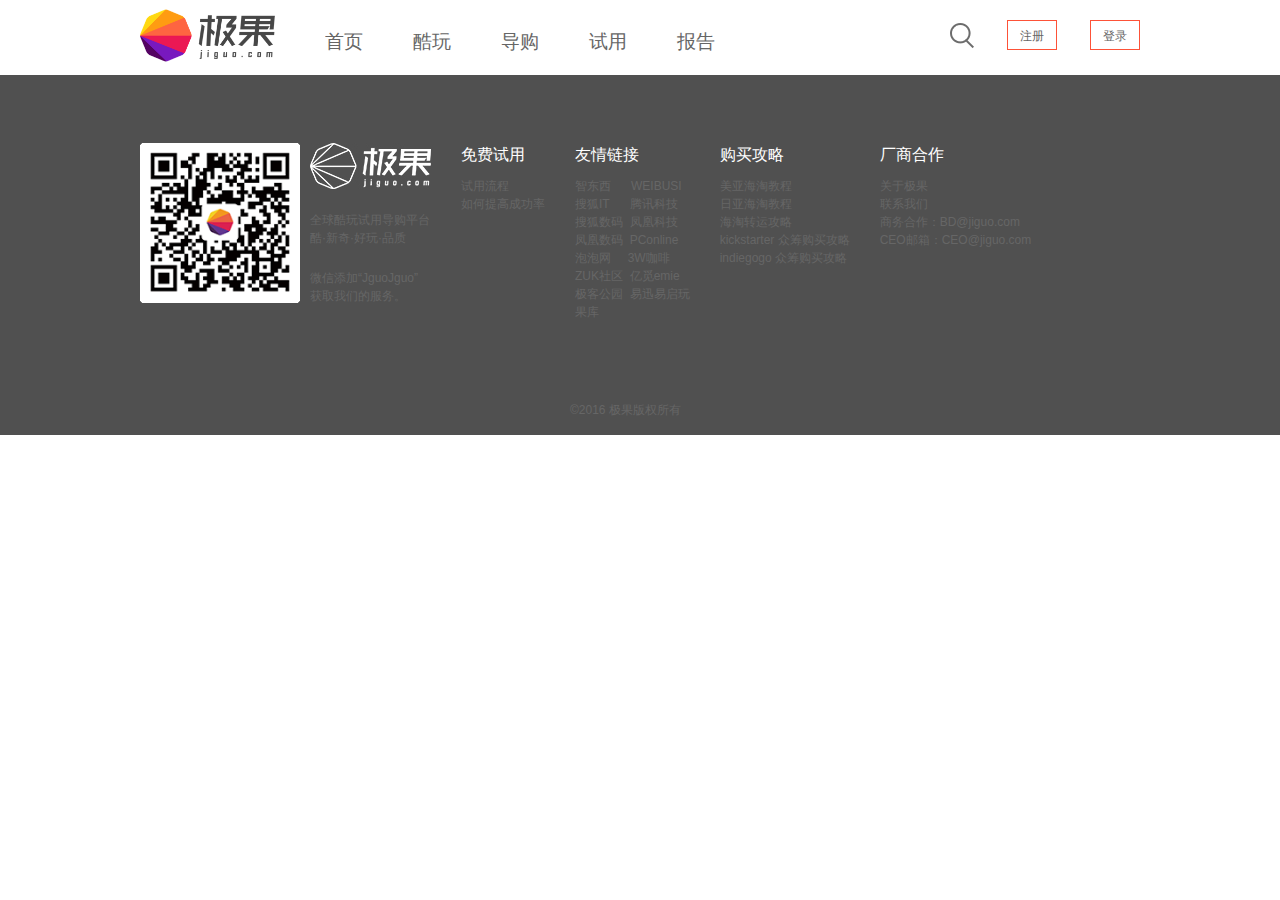
<file: index.html>
<!DOCTYPE html>
<html >
<head>
    <meta charset="UTF-8">
    <meta http-equiv="X-UA-Compatible" content="IE=edge">
    <meta name="viewport" content="width=device-width, initial-scale=1.0">
    <title>Document</title>
    <link rel="stylesheet" href="./js/jQuery.min.js">
    <link rel="stylesheet" href="./css/base.css">
    <link rel="stylesheet" href="./css/common.css">
</head>
<body>
    <!-- 头部 -->
    <iframe src="./header.html" frameborder="0" rameborder="0" width="100%" height="70" marginwidth="0" mariginheight="0" scrolling="no" border="0"></iframe>
    <!-- 尾部 -->
     <iframe src="./footer.html" frameborder="0"  rameborder="0" width="100%" height="360" marginwidth="0" mariginheight="0" scrolling="no" border="0"></iframe>
</body>
</html>
</file>
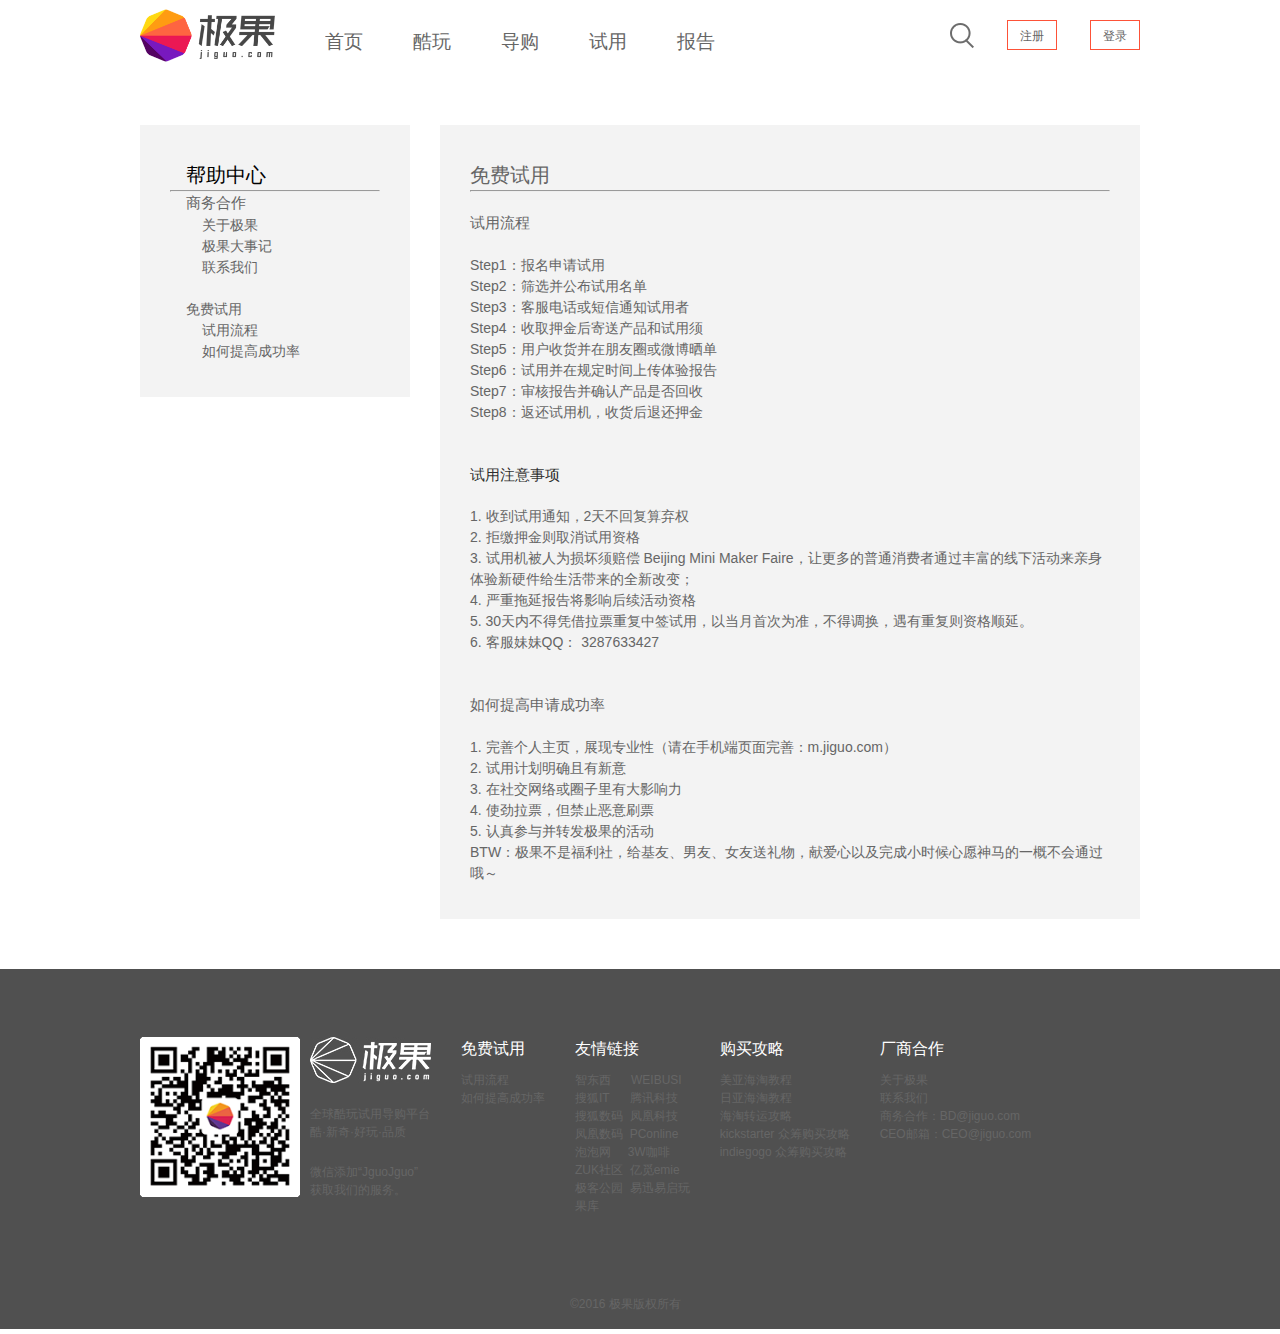
<file: about.html>
<!DOCTYPE html>
<html lang="en">
<head>
    <meta charset="UTF-8">
    <meta http-equiv="X-UA-Compatible" content="IE=edge">
    <meta name="viewport" content="width=device-width, initial-scale=1.0">
    <title>商务合作</title>
    <link rel="stylesheet" href="./css/about.css">
    <link rel="stylesheet" href="./css/base.css">
</head>
<body>
        <!-- 头部 -->
        <iframe src="./header.html" frameborder="0" rameborder="0" width="100%" height="70" marginwidth="0" mariginheight="0" scrolling="no" border="0"></iframe>
    <section>
        <aside>              
            <ul>
                <li>帮助中心</li>
                <li><hr></li>
                <li><a href = "./help.html#aboutone">商务合作</a></li>
                <li>关于极果</li>
                <li>极果大事记</li>
                <li>联系我们</li>
                <li><br></li>
                <li><a href="#aboutone1">免费试用</a></li>
                <li><a href ="#aboutone2">试用流程</a></li>
                <li><a href ="#aboutone3">如何提高成功率</a></li>
            </ul>
        </aside>
        <article>
            <ul>
                <li><a name ="helpone"></a><a name ="aboutone1">免费试用</a></li>
                <li><hr></li>
                <li><a name ="aboutone2">试用流程</a></li>
                <li>Step1：报名申请试用</li>
                <li>Step2：筛选并公布试用名单</li>
                <li>Step3：客服电话或短信通知试用者</li>
                <li>Step4：收取押金后寄送产品和试用须</li>
                <li>Step5：用户收货并在朋友圈或微博晒单</li>
                <li>Step6：试用并在规定时间上传体验报告</li>
                <li>Step7：审核报告并确认产品是否回收</li>
                <li>Step8：返还试用机，收货后退还押金</li>
                <li><br></li>
                <li>试用注意事项</li>
                <li>1. 收到试用通知，2天不回复算弃权</li>
                <li>2. 拒缴押金则取消试用资格</li>
                <li>3. 试用机被人为损坏须赔偿 Beijing Mini Maker Faire，让更多的普通消费者通过丰富的线下活动来亲身体验新硬件给生活带来的全新改变；</li>
                <li>4. 严重拖延报告将影响后续活动资格</li>
                <li>5. 30天内不得凭借拉票重复中签试用，以当月首次为准，不得调换，遇有重复则资格顺延。</li>
                <li>6. 客服妹妹QQ： 3287633427</li>
                <li><br></li>
                <li><a name ="aboutone3">如何提高申请成功率</a></li>
                <li>1. 完善个人主页，展现专业性（请在手机端页面完善：m.jiguo.com）</li>
                <li>2. 试用计划明确且有新意</li>
                <li>3. 在社交网络或圈子里有大影响力</li>
                <li>4. 使劲拉票，但禁止恶意刷票</li>
                <li>5. 认真参与并转发极果的活动</li>
                <li>BTW：极果不是福利社，给基友、男友、女友送礼物，献爱心以及完成小时候心愿神马的一概不会通过哦～</li>
            </ul>
        </article>
    </section>
        <!-- 尾部 -->
        <iframe src="./footer.html" frameborder="0"  rameborder="0" width="100%" height="360" marginwidth="0" mariginheight="0" scrolling="no" border="0"></iframe>
</body>
</html>
</file>
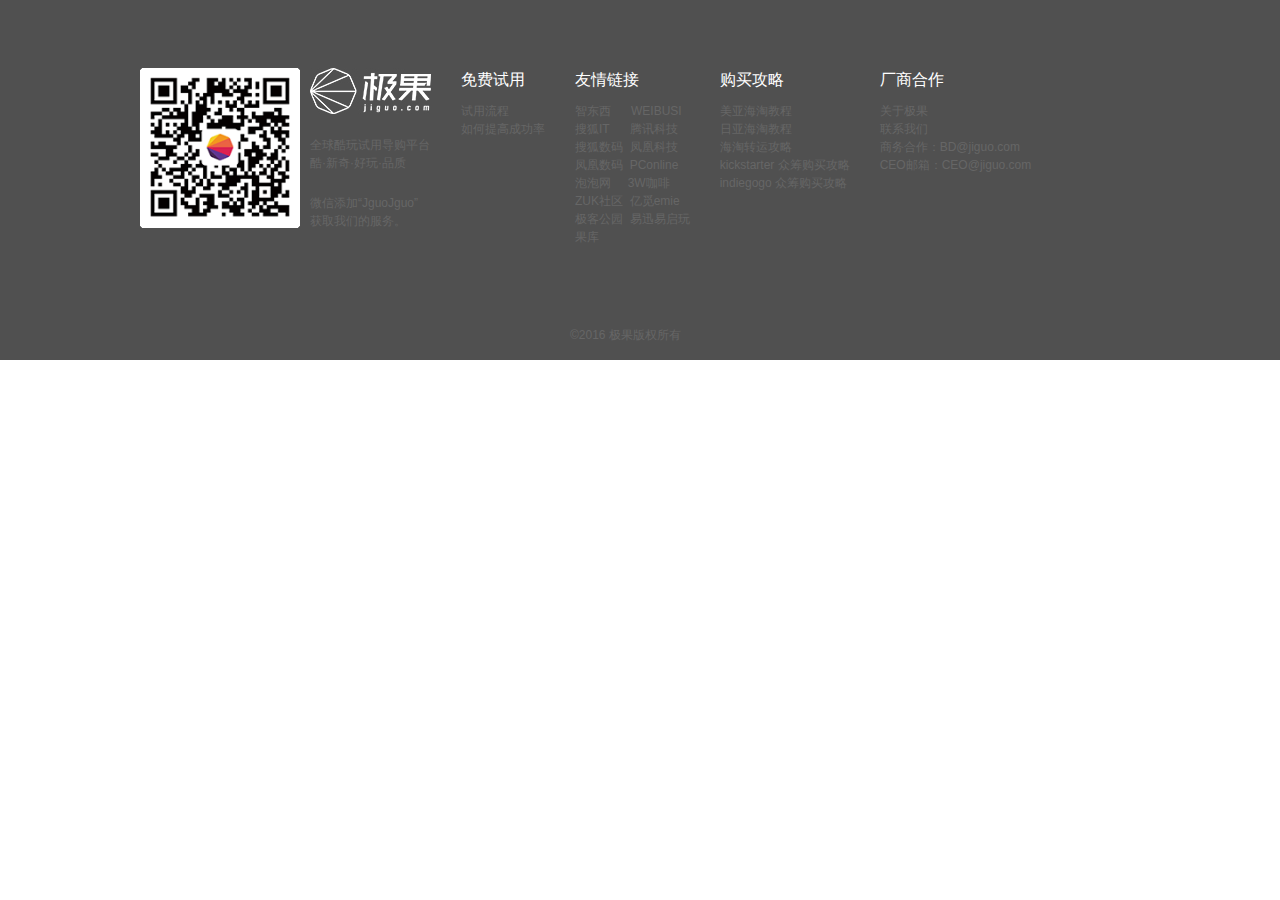
<file: footer.html>
<!DOCTYPE html>
<html >
<head>
    <meta charset="UTF-8">
    <meta http-equiv="X-UA-Compatible" content="IE=edge">
    <meta name="viewport" content="width=device-width, initial-scale=1.0">
    <title>Document</title>
    <link rel="stylesheet" href="./js/jQuery.min.js">
    <link rel="stylesheet" href="./css/base.css">
    <link rel="stylesheet" href="./css/common.css">
</head>
<body>
    <!-- 尾部 -->
    <footer>
        <div class="footer w">
            <div class="i"><img src="./img/code.png" alt=""></div>
            <div class="ji">
                <img src="./img/logoImg.jpg" alt="">
                <p>全球酷玩试用导购平台<br>酷·新奇·好玩·品质</p>
                <p>微信添加“JguoJguo”<br>获取我们的服务。</p>
            </div>
            <div class="mod_help">
                <dl>
                    <dt>免费试用</dt>
                    <dd>试用流程</dd>
                    <dd>如何提高成功率</dd>
                </dl>
                <dl>
                    <dt>友情链接</dt>
                    <dd>智东西&nbsp; &nbsp;&nbsp;&nbsp;&nbsp;WEIBUSI</dd>
                    <dd>搜狐IT&nbsp; &nbsp;&nbsp;&nbsp;&nbsp;腾讯科技</dd>
                    <dd>搜狐数码&nbsp; 凤凰科技</dd>
                    <dd>凤凰数码&nbsp; PConline</dd>
                    <dd>泡泡网&nbsp;&nbsp;&nbsp;&nbsp; 3W咖啡</dd>
                    <dd>ZUK社区&nbsp; 亿觅emie</dd>
                    <dd>极客公园&nbsp; 易迅易启玩</dd>
                    <dd>果库</dd>
                </dl>
                <dl>
                    <dt>购买攻略</dt>
                    <dd>美亚海淘教程</dd>
                    <dd>日亚海淘教程</dd>
                    <dd>海淘转运攻略</dd>
                    <dd>kickstarter 众筹购买攻略</dd>
                    <dd>indiegogo 众筹购买攻略</dd>
                </dl>
                <dl>
                    <dt>厂商合作</dt>
                    <dd>关于极果</dd>
                    <dd>联系我们</dd>
                    <dd>商务合作：BD@jiguo.com</dd>
                    <dd>CEO邮箱：CEO@jiguo.com</dd>
                </dl>
            </div>
        <div class="end">©2016 极果版权所有</div>      
        </div>
    </footer> 
</body>
</html>
</file>
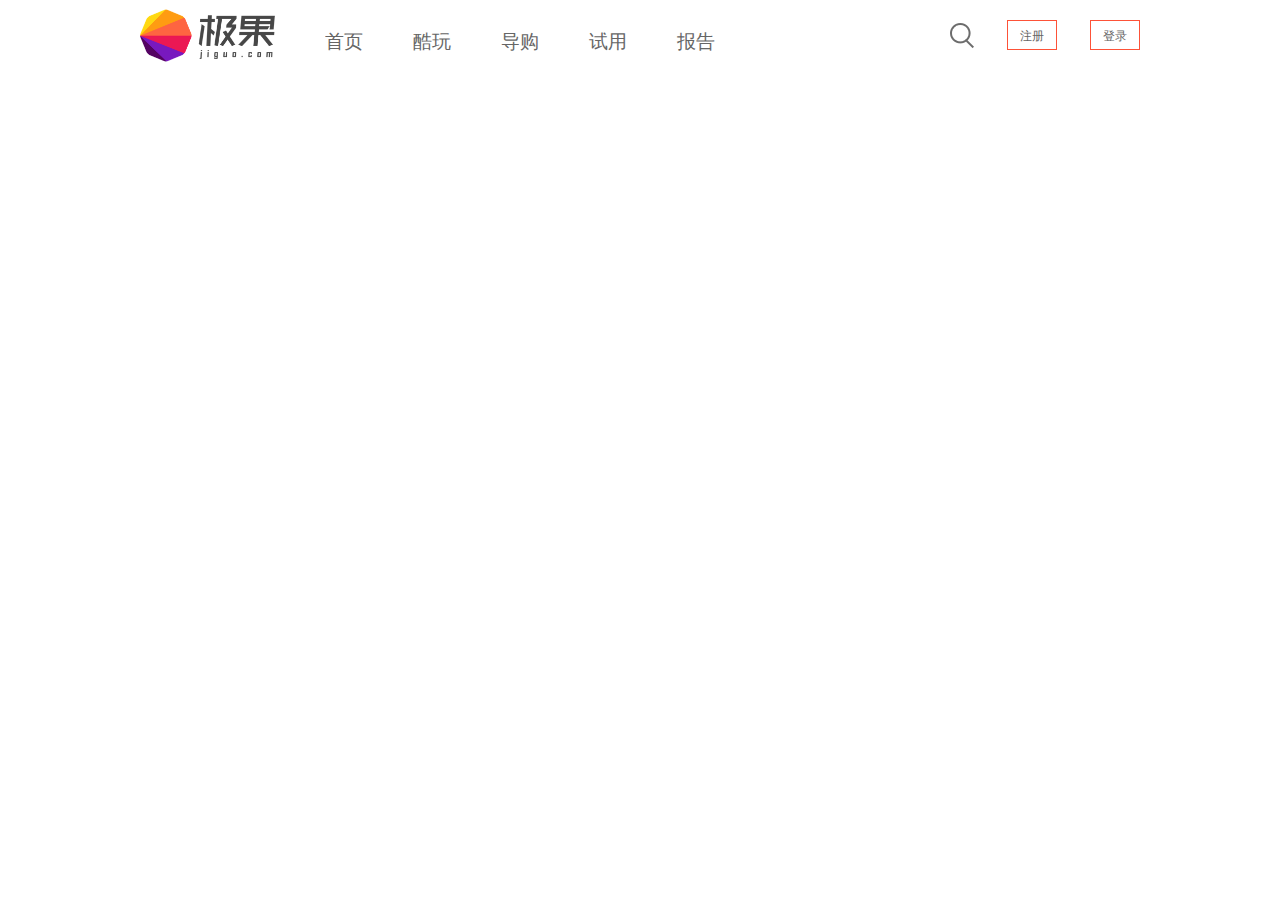
<file: header.html>
<!DOCTYPE html>
<html >
<head>
    <meta charset="UTF-8">
    <meta http-equiv="X-UA-Compatible" content="IE=edge">
    <meta name="viewport" content="width=device-width, initial-scale=1.0">
    <title>Document</title>
    <link rel="stylesheet" href="./js/jQuery.min.js">
    <link rel="stylesheet" href="./css/base.css">
    <link rel="stylesheet" href="./css/common.css">
</head>
<body>
    <!-- 头部 -->
    <header>
        <div class="w header">
            <div class="pc"><img src="./img/logonew.png" alt=""></div>
            <ul class="hl">
                
                <li>
                    <a href="#">首页</a>
                </li>
                <li>
                    <a href="#">酷玩</a>
                </li>
                <li>
                    <a href="#">导购</a>
                </li>
                <li>
                    <a href="#">试用</a>
                </li>
                <li>
                    <a href="#">报告</a>
                </li>
            </ul>
            <ul class="hr">
                <li><a href="#">登录</a></li>
                <li><a href="#">注册</a></li>
                <li><a href="#"><img src="./css/img/search.png" alt=""></a></li>
            </ul>
        </div>
    </header>
</body>
</html>
</file>
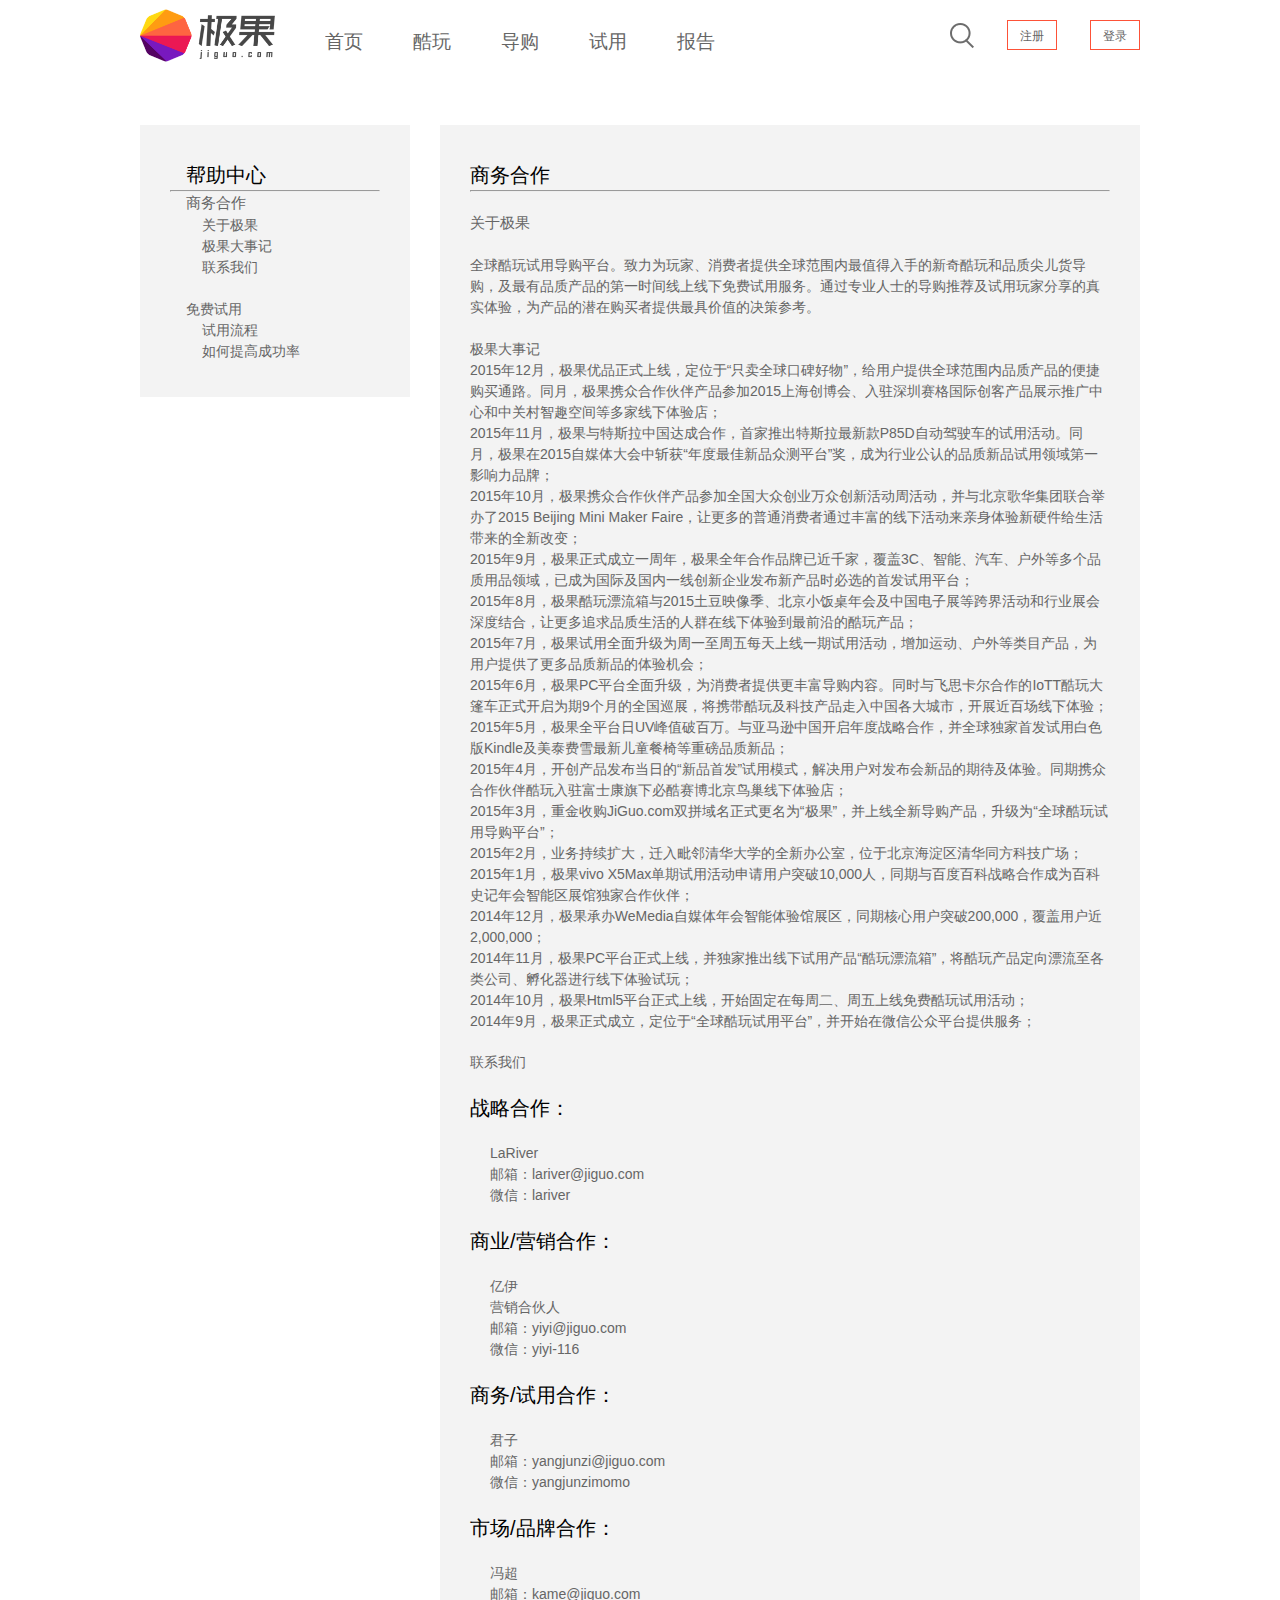
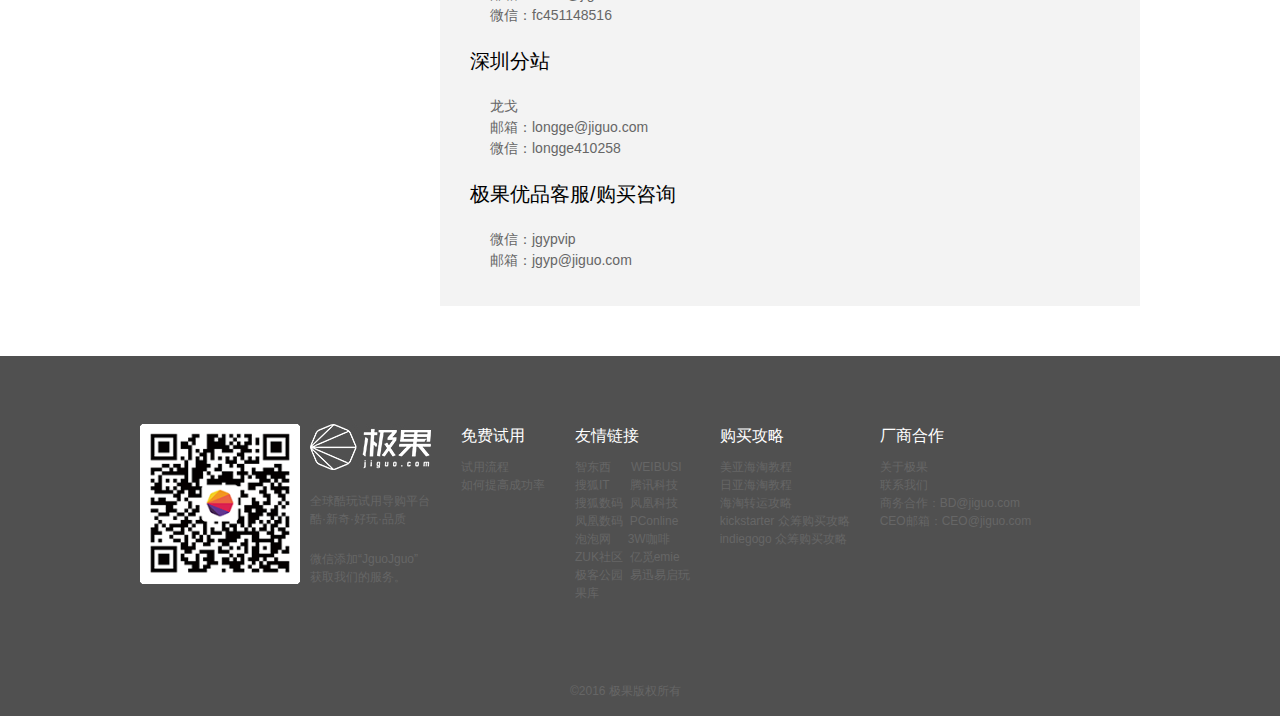
<file: help.html>
<!DOCTYPE html>
<html lang="en">
<head>
    <meta charset="UTF-8">
    <meta http-equiv="X-UA-Compatible" content="IE=edge">
    <meta name="viewport" content="width=device-width, initial-scale=1.0">
    <title>免费试用</title>
    <link rel="stylesheet" href="./css/help.css">
    <link rel="stylesheet" href="./css/base.css">
</head>
<body>
        <!-- 头部 -->
        <iframe src="./header.html" frameborder="0" rameborder="0" width="100%" height="70" marginwidth="0" mariginheight="0" scrolling="no" border="0"></iframe>
    <section>
        <aside>              
            <ul>
                <li>帮助中心</li>
                <li><hr></li>
                <li>商务合作</li>
                <li><a href ="#helpone1">关于极果</a></li>
                <li><a href ="#helpone2">极果大事记</a></li>
                <li><a href ="#helpone3">联系我们</a></li>
                <li><br></li>
                <li><a href ="./about.html">免费试用</a></li>
                <li>试用流程</li>
                <li>如何提高成功率</li>
            </ul>
        </aside>
        <article>
            <ul>
                <li><a name = "helpone1"></a>商务合作</li>
                <li><hr></li>
                <li><a name = "helpone1">关于极果</a></li>
                <li>全球酷玩试用导购平台。致力为玩家、消费者提供全球范围内最值得入手的新奇酷玩和品质尖儿货导购，及最有品质产品的第一时间线上线下免费试用服务。通过专业人士的导购推荐及试用玩家分享的真实体验，为产品的潜在购买者提供最具价值的决策参考。</li>
                <li><br></li>
                <li><a name = "helpone2">极果大事记</a></li>
                <li>2015年12月，极果优品正式上线，定位于“只卖全球口碑好物”，给用户提供全球范围内品质产品的便捷购买通路。同月，极果携众合作伙伴产品参加2015上海创博会、入驻深圳赛格国际创客产品展示推广中心和中关村智趣空间等多家线下体验店；
                </li>
                <li>2015年11月，极果与特斯拉中国达成合作，首家推出特斯拉最新款P85D自动驾驶车的试用活动。同月，极果在2015自媒体大会中斩获“年度最佳新品众测平台”奖，成为行业公认的品质新品试用领域第一影响力品牌；
                </li>
                <li>2015年10月，极果携众合作伙伴产品参加全国大众创业万众创新活动周活动，并与北京歌华集团联合举办了2015 Beijing Mini Maker Faire，让更多的普通消费者通过丰富的线下活动来亲身体验新硬件给生活带来的全新改变；
                </li>
                <li>2015年9月，极果正式成立一周年，极果全年合作品牌已近千家，覆盖3C、智能、汽车、户外等多个品质用品领域，已成为国际及国内一线创新企业发布新产品时必选的首发试用平台；
                </li>
                <li>2015年8月，极果酷玩漂流箱与2015土豆映像季、北京小饭桌年会及中国电子展等跨界活动和行业展会深度结合，让更多追求品质生活的人群在线下体验到最前沿的酷玩产品；
                </li>
                <li>2015年7月，极果试用全面升级为周一至周五每天上线一期试用活动，增加运动、户外等类目产品，为用户提供了更多品质新品的体验机会；
                </li>
                <li>2015年6月，极果PC平台全面升级，为消费者提供更丰富导购内容。同时与飞思卡尔合作的IoTT酷玩大篷车正式开启为期9个月的全国巡展，将携带酷玩及科技产品走入中国各大城市，开展近百场线下体验；
                </li>
                <li>2015年5月，极果全平台日UV峰值破百万。与亚马逊中国开启年度战略合作，并全球独家首发试用白色版Kindle及美泰费雪最新儿童餐椅等重磅品质新品；
                </li>
                <li>2015年4月，开创产品发布当日的“新品首发”试用模式，解决用户对发布会新品的期待及体验。同期携众合作伙伴酷玩入驻富士康旗下必酷赛博北京鸟巢线下体验店；
                </li>
                <li>2015年3月，重金收购JiGuo.com双拼域名正式更名为“极果”，并上线全新导购产品，升级为“全球酷玩试用导购平台”；
                </li>
                <li>2015年2月，业务持续扩大，迁入毗邻清华大学的全新办公室，位于北京海淀区清华同方科技广场；
                </li>
                <li>2015年1月，极果vivo X5Max单期试用活动申请用户突破10,000人，同期与百度百科战略合作成为百科史记年会智能区展馆独家合作伙伴；
                </li>
                <li>2014年12月，极果承办WeMedia自媒体年会智能体验馆展区，同期核心用户突破200,000，覆盖用户近2,000,000；
                </li>
                <li>2014年11月，极果PC平台正式上线，并独家推出线下试用产品“酷玩漂流箱”，将酷玩产品定向漂流至各类公司、孵化器进行线下体验试玩；
                </li>
                <li>2014年10月，极果Html5平台正式上线，开始固定在每周二、周五上线免费酷玩试用活动；
                </li>
                <li>2014年9月，极果正式成立，定位于“全球酷玩试用平台”，并开始在微信公众平台提供服务；
                </li>
                <li></li>
                <li><a name = "helpone3">联系我们</a></li>
            </ul>
            <ul>
                <li>战略合作：</li>
                <li>LaRiver</li>
                <li>邮箱：lariver@jiguo.com</li>
                <li>微信：lariver</li>
            </ul>
            <ul>
                <li>商业/营销合作：</li>
                <li>亿伊</li>
                <li>营销合伙人</li>
                <li>邮箱：yiyi@jiguo.com</li>
                <li>微信：yiyi-116</li>
            </ul>
            <ul>
                <li>商务/试用合作：</li>
                <li>君子</li>
                <li>邮箱：yangjunzi@jiguo.com</li>
                <li>微信：yangjunzimomo</li>
            </ul>
            <ul>
                <li>市场/品牌合作：</li>
                <li>冯超</li>
                <li>邮箱：kame@jiguo.com</li>
                <li>微信：fc451148516</li>
            </ul>
            <ul>
                <li>深圳分站</li>
                <li>龙戈</li>
                <li>邮箱：longge@jiguo.com</li>
                <li>微信：longge410258</li>
            </ul>
            <ul>
                <li>极果优品客服/购买咨询</li>
                <li>微信：jgypvip</li>
                <li>邮箱：jgyp@jiguo.com</li>
            </ul>
        </article>
    </section>
        <!-- 尾部 -->
        <iframe src="./footer.html" frameborder="0"  rameborder="0" width="100%" height="360" marginwidth="0" mariginheight="0" scrolling="no" border="0"></iframe>
</body>
</html>
</file>
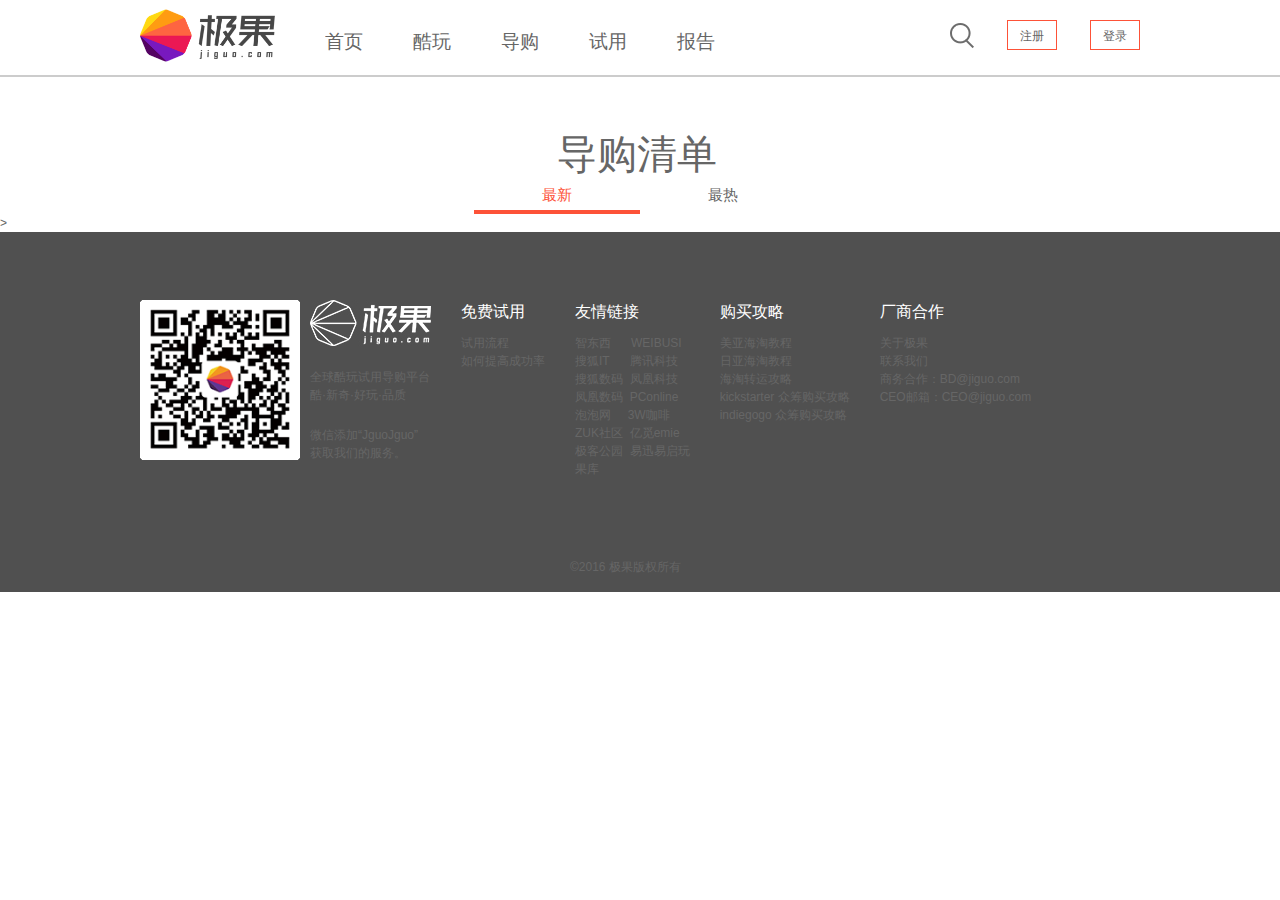
<file: list.html>
<!DOCTYPE html>
<html>
<head>
    <meta charset="UTF-8">
    <meta http-equiv="X-UA-Compatible" content="IE=edge">
    <meta name="viewport" content="width=device-width, initial-scale=1.0">
    <title>Document</title>
    <link rel="stylesheet" href="./js/jQuery.min.js">
    <link rel="stylesheet" href="./css/base.css">
    <link rel="stylesheet" href="./css/common.css">
    <link rel="stylesheet" href="./css/list.css">
</head>
<body>
     <!-- 头部 -->
     <iframe src="./header.html" frameborder="0" rameborder="0" width="100%" height="70" marginwidth="0" mariginheight="0" scrolling="no" border="0"></iframe>
     <section >
        <div class="w md">
            <h1>导购清单</h1>
            <ul>
                <li><a href="./report_new.html">最新</a></li>
                <li><a href="./report_hot.html">最热</a></li>
            </ul>
        </div>
    </section>>
     <!-- 尾部 -->
      <iframe src="./footer.html" frameborder="0"  rameborder="0" width="100%" height="360" marginwidth="0" mariginheight="0" scrolling="no" border="0"></iframe>
</body>
</html>
</file>
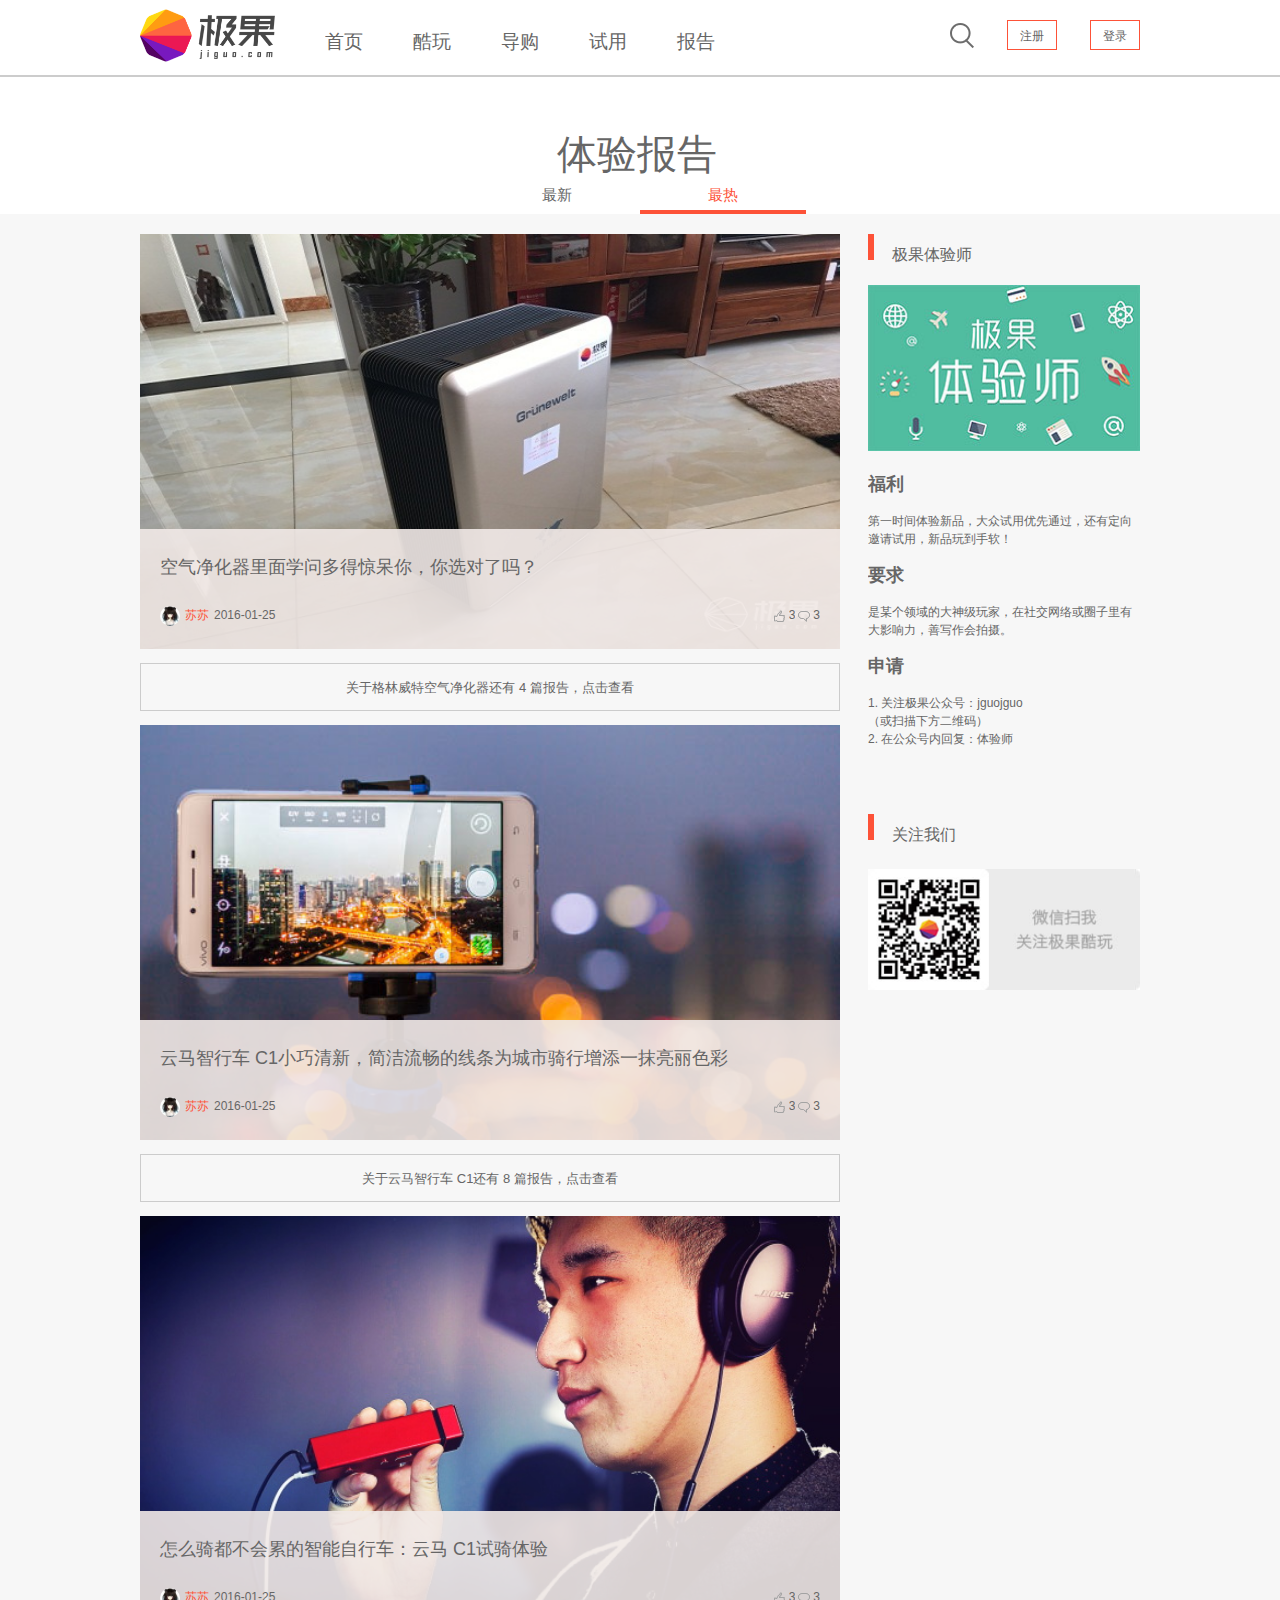
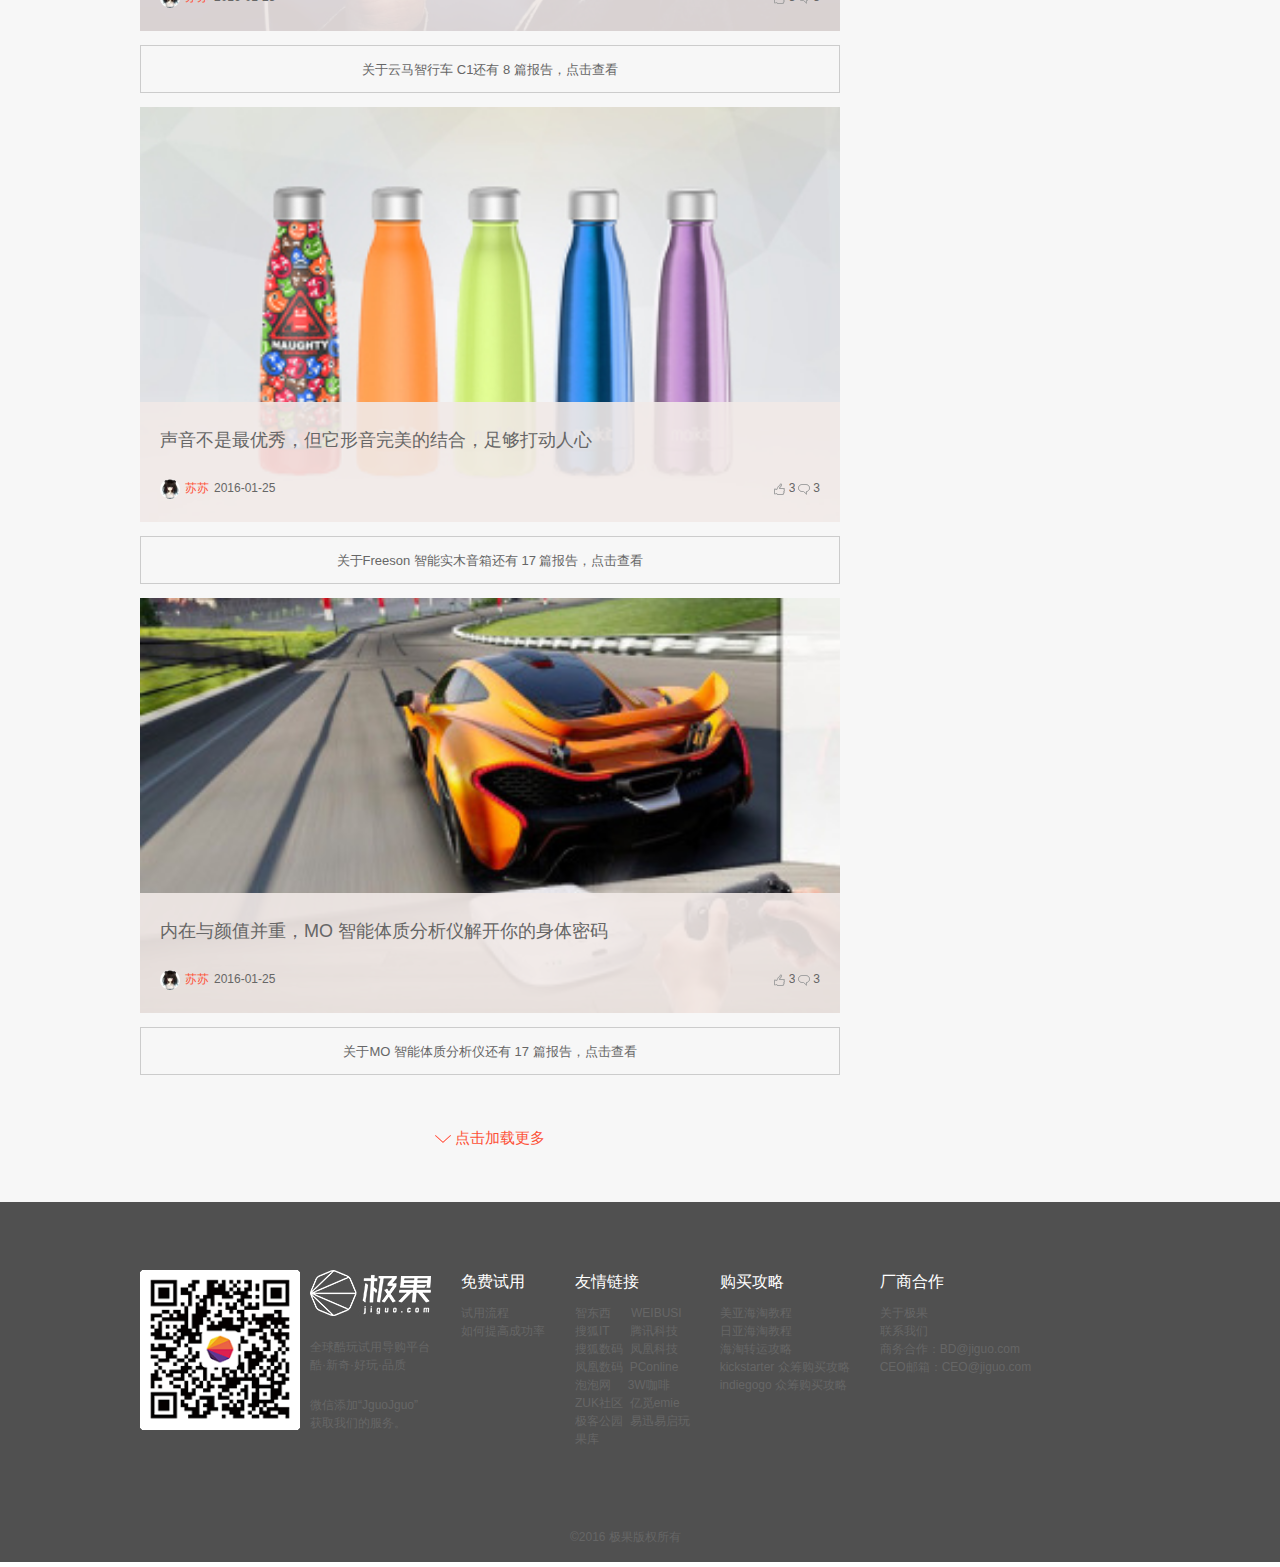
<file: report_hot.html>
<!DOCTYPE html>
<html>
<head>
    <meta charset="UTF-8">
    <meta http-equiv="X-UA-Compatible" content="IE=edge">
    <meta name="viewport" content="width=device-width, initial-scale=1.0">
    <title>Document</title>
    <link rel="stylesheet" href="./js/jQuery.min.js">
    <link rel="stylesheet" href="./css/base.css">
    <link rel="stylesheet" href="./css/common.css">
    <link rel="stylesheet" href="./css/report_hot.css">
</head>
<body>
    <!-- 头部 -->
    <iframe src="./header.html" frameborder="0" rameborder="0" width="100%" height="70" marginwidth="0" mariginheight="0" scrolling="no" border="0"></iframe>
    <!-- 中间 -->
    <section >
        <div class="w md">
            <h1>体验报告</h1>
            <ul>
                <li><a href="./report_new.html">最新</a></li>
                <li><a href="./report_hot.html">最热</a></li>
            </ul>
        </div>
        <div class="pc ">
            <div class="big w">
                <div class="r">
                    <div class="hd">
                        <div class="hd_1">
                            <span></span>
                            <span>极果体验师</span>
                        </div>
                        
                        <div class="ti">
                            <img src="./img/tiyanImg.jpg" alt="">
                        </div>
                        <h2>福利</h2>
                        <a href="#">第一时间体验新品，大众试用优先通过，还有定向邀请试用，新品玩到手软！</a>
                        <h2>要求</h2>
                        <a href="#">是某个领域的大神级玩家，在社交网络或圈子里有大影响力，善写作会拍摄。</a>
                        <h2>申请</h2>
                        <a href="#">1. 关注极果公众号：jguojguo<br>（或扫描下方二维码）</a>
                        <p><a href="#">2. 在公众号内回复：体验师</a></p>
                        <div class="hd_2">
                            <span></span>
                            <span>关注我们</span>
                        </div>
                        <div class="us"><img src="./img/myCode.jpg" alt=""></div>
                    </div>
                    
                </div>
                <div class="l">
                    <div class="l1">
                        <img src="./img/bg6.jpg" alt="">
                        <div class="bg">
                            <h2>空气净化器里面学问多得惊呆你，你选对了吗？</h2>
                            <div>
                                <ul class="l11">
                                    <li><img src="./css/img/tx.jpg" alt=""></li>
                                    <li style="color:#FD5238;">苏苏</li>
                                    <li><a href="#">2016-01-25</a></li>
                                </ul>
                                <ul class="l22">
                                    <li><a href="">3</a></li>
                                    <li><img src="./css/img/reply.png" alt=""></li>
                                    <li><a href="">3</a></li>
                                    <li><img src="./css/img/zan.png" alt=""></li>   
                                </ul>
                            </div>
                        </div>
                    </div>
                    <div class="p"><a href="#">关于格林威特空气净化器还有 4 篇报告，点击查看</a></div>
                </div>
                <div class="l">
                    <div class="l1">
                        <img src="./img/bg7.jpg" alt="">
                        <div class="bg">
                            <h2>云马智行车 C1小巧清新，简洁流畅的线条为城市骑行增添一抹亮丽色彩</h2>
                            <div>
                                <ul class="l11">
                                    <li><img src="./css/img/tx.jpg" alt=""></li>
                                    <li style="color:#FD5238;">苏苏</li>
                                    <li><a href="#">2016-01-25</a></li>
                                </ul>
                                <ul class="l22">
                                    <li><a href="">3</a></li>
                                    <li><img src="./css/img/reply.png" alt=""></li>
                                    <li><a href="">3</a></li>
                                    <li><img src="./css/img/zan.png" alt=""></li>   
                                </ul>
                            </div>
                        </div>
                    </div>
                    <div class="p"><a href="#">关于云马智行车 C1还有 8 篇报告，点击查看</a></div>
                </div>
                <div class="l">
                    <div class="l1">
                        <img src="./img/bg8.jpg" alt="">
                        <div class="bg">
                            <h2>怎么骑都不会累的智能自行车：云马 C1试骑体验</h2>
                            <div>
                                <ul class="l11">
                                    <li><img src="./css/img/tx.jpg" alt=""></li>
                                    <li style="color:#FD5238;">苏苏</li>
                                    <li><a href="#">2016-01-25</a></li>
                                </ul>
                                <ul class="l22">
                                    <li><a href="">3</a></li>
                                    <li><img src="./css/img/reply.png" alt=""></li>
                                    <li><a href="">3</a></li>
                                    <li><img src="./css/img/zan.png" alt=""></li>   
                                </ul>
                            </div>
                        </div>
                    </div>
                    <div class="p"><a href="#">关于云马智行车 C1还有 8 篇报告，点击查看</a></div>
                </div>
                <div class="l">
                    <div class="l1">
                        <img src="./img/hot9.jpg" alt="">
                        <div class="bg">
                            <h2>声音不是最优秀，但它形音完美的结合，足够打动人心</h2>
                            <div>
                                <ul class="l11">
                                    <li><img src="./css/img/tx.jpg" alt=""></li>
                                    <li style="color:#FD5238;">苏苏</li>
                                    <li><a href="#">2016-01-25</a></li>
                                </ul>
                                <ul class="l22">
                                    <li><a href="">3</a></li>
                                    <li><img src="./css/img/reply.png" alt=""></li>
                                    <li><a href="">3</a></li>
                                    <li><img src="./css/img/zan.png" alt=""></li>   
                                </ul>
                            </div>
                        </div>
                    </div>
                    <div class="p"><a href="#">关于Freeson 智能实木音箱还有 17 篇报告，点击查看</a></div>
                </div>
                <div class="l">
                    <div class="l1">
                        <img src="./img/hot10.jpg" alt="">
                        <div class="bg">
                            <h2>内在与颜值并重，MO 智能体质分析仪解开你的身体密码</h2>
                            <div>
                                <ul class="l11">
                                    <li><img src="./css/img/tx.jpg" alt=""></li>
                                    <li style="color:#FD5238;">苏苏</li>
                                    <li><a href="#">2016-01-25</a></li>
                                </ul>
                                <ul class="l22">
                                    <li><a href="">3</a></li>
                                    <li><img src="./css/img/reply.png" alt=""></li>
                                    <li><a href="">3</a></li>
                                    <li><img src="./css/img/zan.png" alt=""></li>   
                                </ul>
                            </div>
                        </div>
                    </div>
                    <div class="p"><a href="#">关于MO 智能体质分析仪还有 17 篇报告，点击查看</a></div>
                    <div class="end">
                        <img src="./css/img/more.png" alt="">
                        点击加载更多
                    </div>
                </div>
                
                
            </div>
            
        </div>
    </section>
    <!-- 尾部 -->
     <iframe src="./footer.html" frameborder="0"  rameborder="0" width="100%" height="360" marginwidth="0" mariginheight="0" scrolling="no" border="0"></iframe>
</body>
</html>
</file>
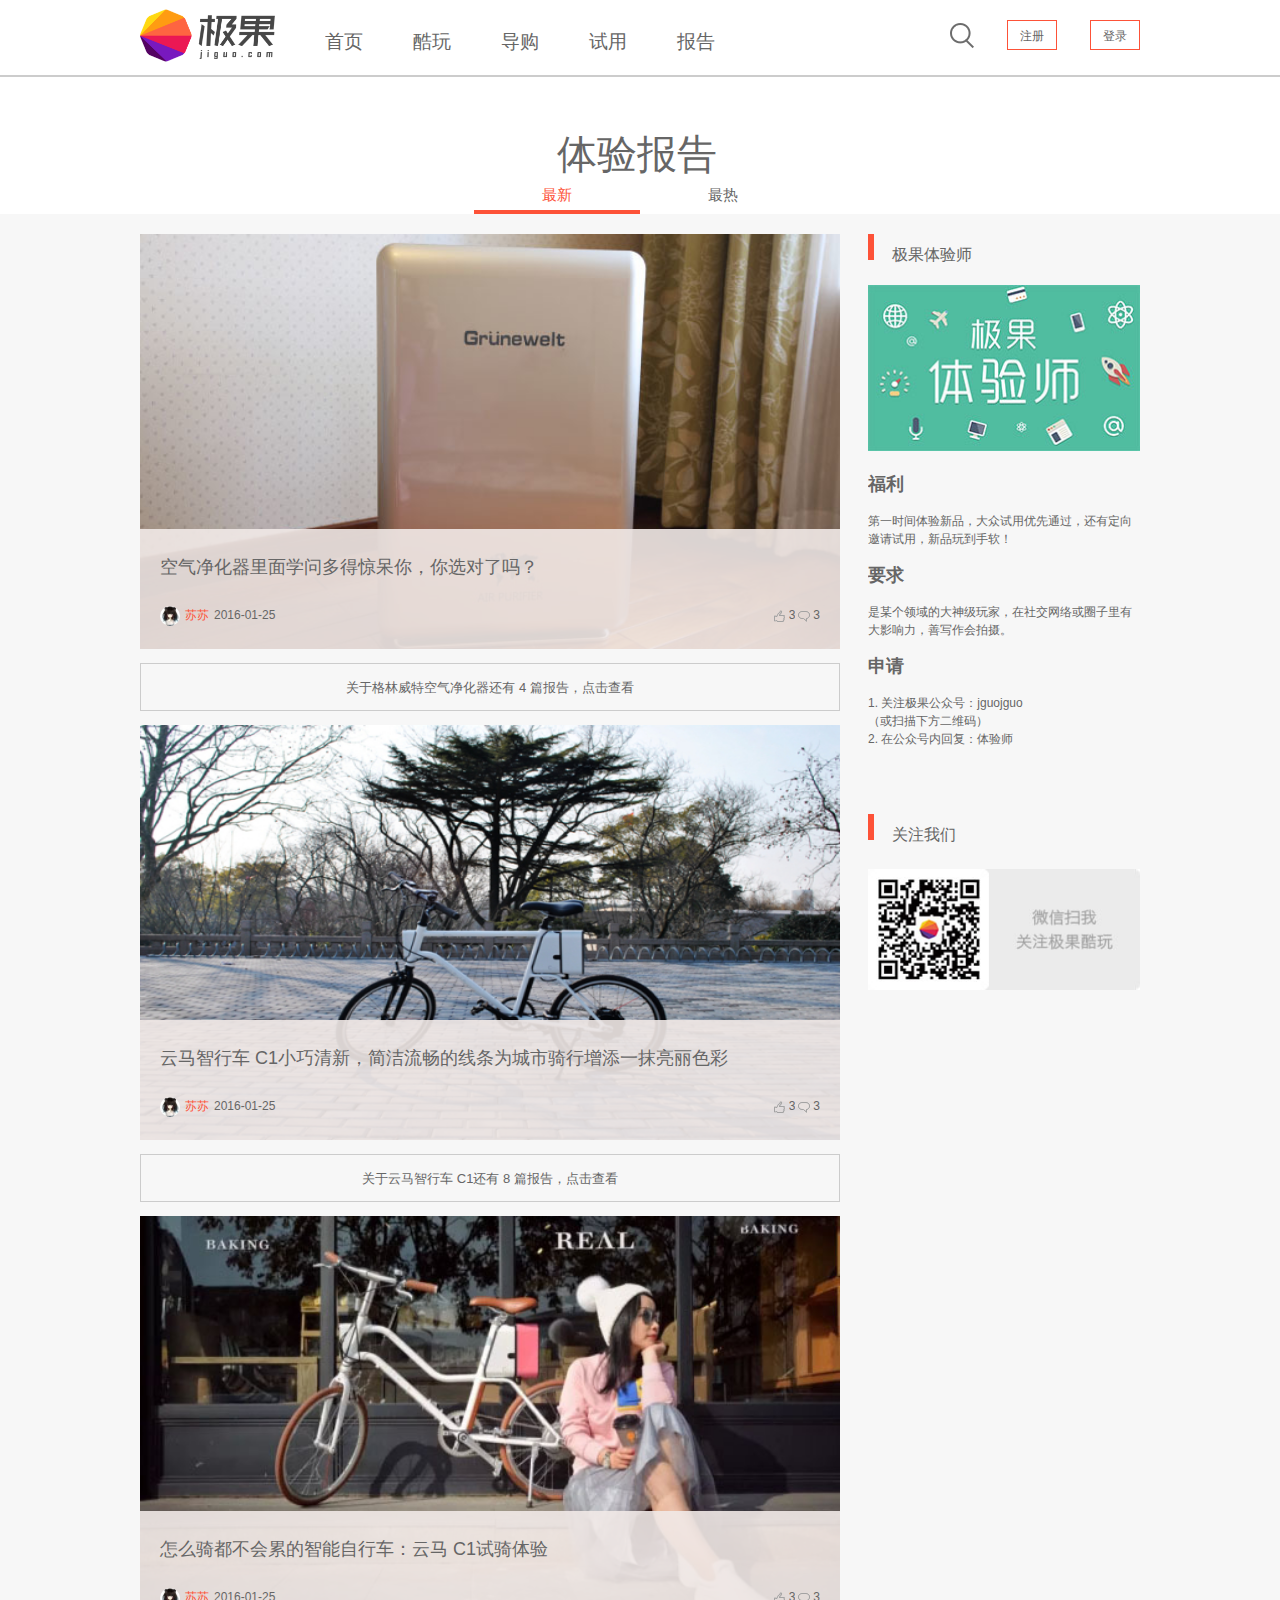
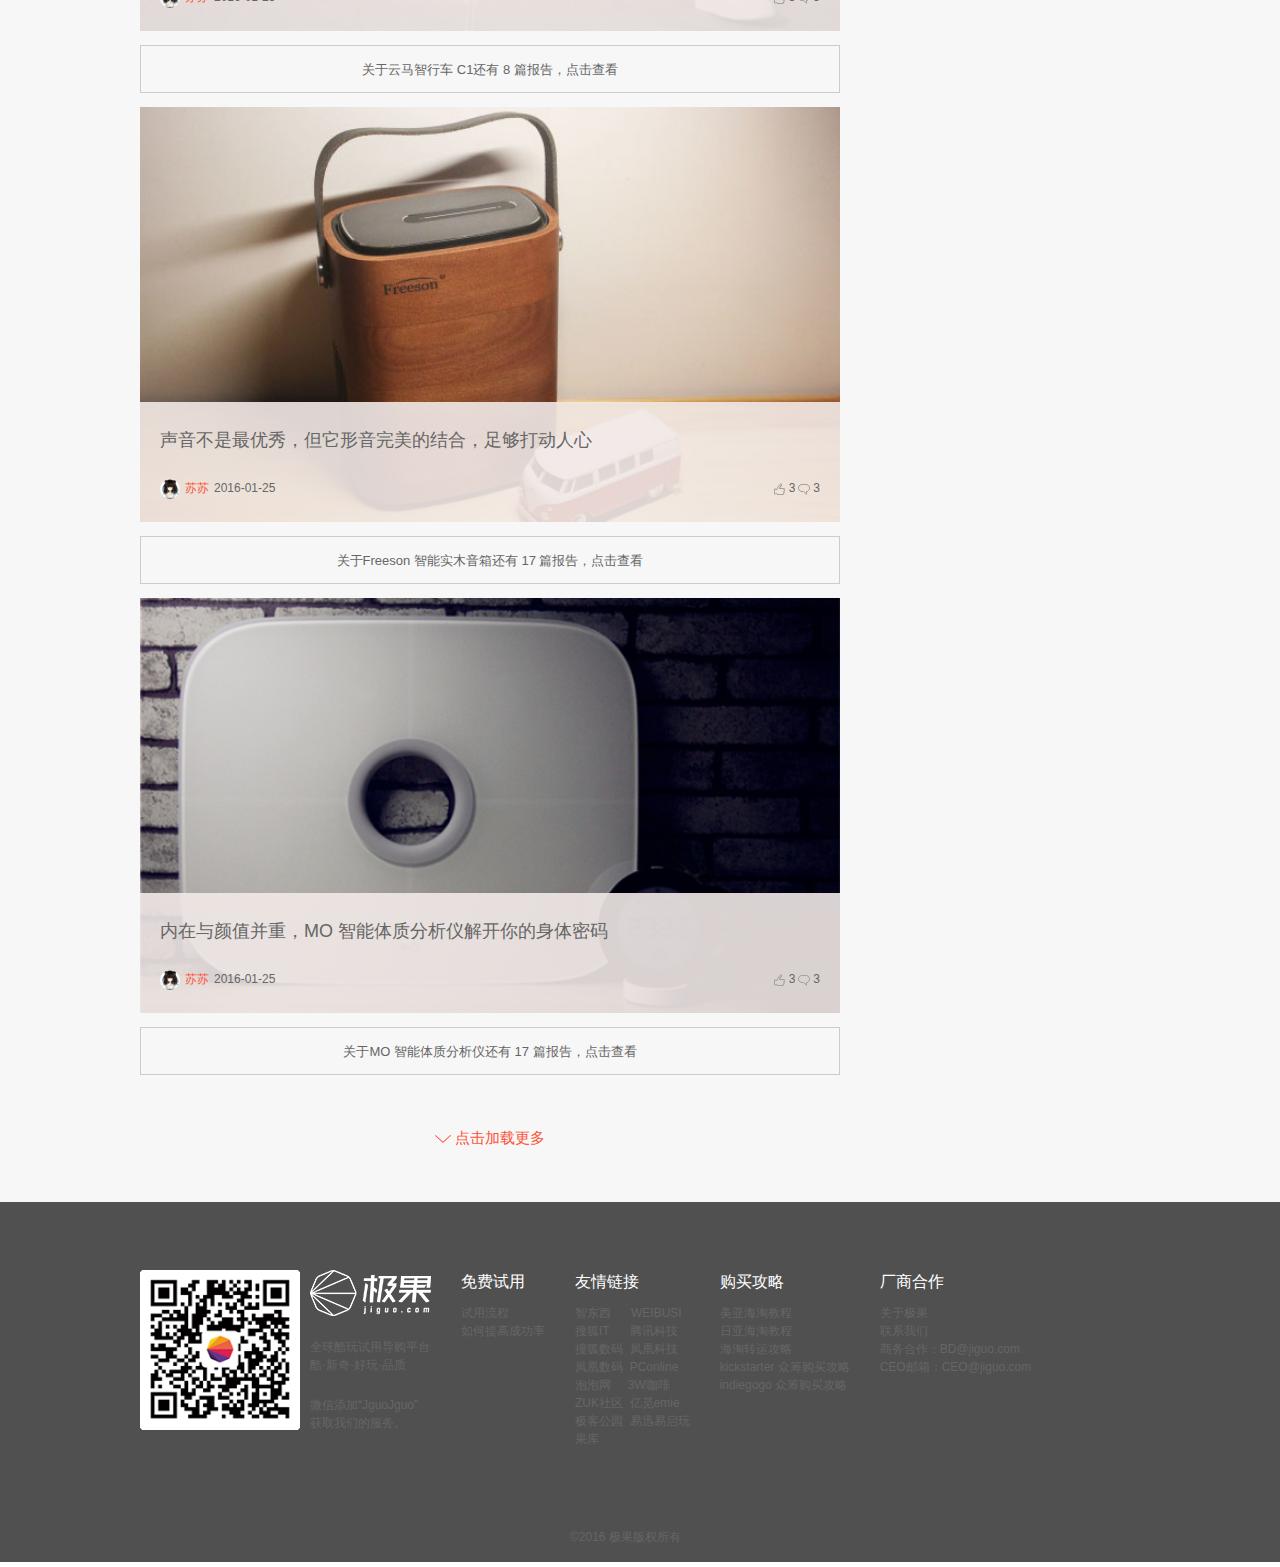
<file: report_new.html>
<!DOCTYPE html>
<html>
<head>
    <meta charset="UTF-8">
    <meta http-equiv="X-UA-Compatible" content="IE=edge">
    <meta name="viewport" content="width=device-width, initial-scale=1.0">
    <title>Document</title>
    <link rel="stylesheet" href="./js/jQuery.min.js">
    <link rel="stylesheet" href="./css/base.css">
    <link rel="stylesheet" href="./css/common.css">
    <link rel="stylesheet" href="./css/report_new.css">
</head>
<body>
    <!-- 头部 -->
    <iframe src="./header.html" frameborder="0" rameborder="0" width="100%" height="70" marginwidth="0" mariginheight="0" scrolling="no" border="0"></iframe>
    <!-- 中间 -->
    <section >
        <div class="w md">
            <h1>体验报告</h1>
            <ul>
                <li><a href="./report_new.html">最新</a></li>
                <li><a href="./report_hot.html">最热</a></li>
            </ul>
        </div>
        <div class="pc ">
            <div class="big w">
                <div class="r">
                    <div class="hd">
                        <div class="hd_1">
                            <span></span>
                            <span>极果体验师</span>
                        </div>
                        
                        <div class="ti">
                            <img src="./img/tiyanImg.jpg" alt="">
                        </div>
                        <h2>福利</h2>
                        <a href="#">第一时间体验新品，大众试用优先通过，还有定向邀请试用，新品玩到手软！</a>
                        <h2>要求</h2>
                        <a href="#">是某个领域的大神级玩家，在社交网络或圈子里有大影响力，善写作会拍摄。</a>
                        <h2>申请</h2>
                        <a href="#">1. 关注极果公众号：jguojguo<br>（或扫描下方二维码）</a>
                        <p><a href="#">2. 在公众号内回复：体验师</a></p>
                        <div class="hd_2">
                            <span></span>
                            <span>关注我们</span>
                        </div>
                        <div class="us"><img src="./img/myCode.jpg" alt=""></div>
                    </div>
                    
                </div>
                <div class="l">
                    <div class="l1">
                        <img src="./img/bg1.jpg" alt="">
                        <div class="bg">
                            <h2>空气净化器里面学问多得惊呆你，你选对了吗？</h2>
                            <div>
                                <ul class="l11">
                                    <li><img src="./css/img/tx.jpg" alt=""></li>
                                    <li style="color:#FD5238;">苏苏</li>
                                    <li><a href="#">2016-01-25</a></li>
                                </ul>
                                <ul class="l22">
                                    <li><a href="">3</a></li>
                                    <li><img src="./css/img/reply.png" alt=""></li>
                                    <li><a href="">3</a></li>
                                    <li><img src="./css/img/zan.png" alt=""></li>   
                                </ul>
                            </div>
                        </div>
                    </div>
                    <div class="p"><a href="#">关于格林威特空气净化器还有 4 篇报告，点击查看</a></div>
                </div>
                <div class="l">
                    <div class="l1">
                        <img src="./img/bg2.jpg" alt="">
                        <div class="bg">
                            <h2>云马智行车 C1小巧清新，简洁流畅的线条为城市骑行增添一抹亮丽色彩</h2>
                            <div>
                                <ul class="l11">
                                    <li><img src="./css/img/tx.jpg" alt=""></li>
                                    <li style="color:#FD5238;">苏苏</li>
                                    <li><a href="#">2016-01-25</a></li>
                                </ul>
                                <ul class="l22">
                                    <li><a href="">3</a></li>
                                    <li><img src="./css/img/reply.png" alt=""></li>
                                    <li><a href="">3</a></li>
                                    <li><img src="./css/img/zan.png" alt=""></li>   
                                </ul>
                            </div>
                        </div>
                    </div>
                    <div class="p"><a href="#">关于云马智行车 C1还有 8 篇报告，点击查看</a></div>
                </div>
                <div class="l">
                    <div class="l1">
                        <img src="./img/bg3.jpg" alt="">
                        <div class="bg">
                            <h2>怎么骑都不会累的智能自行车：云马 C1试骑体验</h2>
                            <div>
                                <ul class="l11">
                                    <li><img src="./css/img/tx.jpg" alt=""></li>
                                    <li style="color:#FD5238;">苏苏</li>
                                    <li><a href="#">2016-01-25</a></li>
                                </ul>
                                <ul class="l22">
                                    <li><a href="">3</a></li>
                                    <li><img src="./css/img/reply.png" alt=""></li>
                                    <li><a href="">3</a></li>
                                    <li><img src="./css/img/zan.png" alt=""></li>   
                                </ul>
                            </div>
                        </div>
                    </div>
                    <div class="p"><a href="#">关于云马智行车 C1还有 8 篇报告，点击查看</a></div>
                </div>
                <div class="l">
                    <div class="l1">
                        <img src="./img/bg4.jpg" alt="">
                        <div class="bg">
                            <h2>声音不是最优秀，但它形音完美的结合，足够打动人心</h2>
                            <div>
                                <ul class="l11">
                                    <li><img src="./css/img/tx.jpg" alt=""></li>
                                    <li style="color:#FD5238;">苏苏</li>
                                    <li><a href="#">2016-01-25</a></li>
                                </ul>
                                <ul class="l22">
                                    <li><a href="">3</a></li>
                                    <li><img src="./css/img/reply.png" alt=""></li>
                                    <li><a href="">3</a></li>
                                    <li><img src="./css/img/zan.png" alt=""></li>   
                                </ul>
                            </div>
                        </div>
                    </div>
                    <div class="p"><a href="#">关于Freeson 智能实木音箱还有 17 篇报告，点击查看</a></div>
                </div>
                <div class="l">
                    <div class="l1">
                        <img src="./img/bg5.jpg" alt="">
                        <div class="bg">
                            <h2>内在与颜值并重，MO 智能体质分析仪解开你的身体密码</h2>
                            <div>
                                <ul class="l11">
                                    <li><img src="./css/img/tx.jpg" alt=""></li>
                                    <li style="color:#FD5238;">苏苏</li>
                                    <li><a href="#">2016-01-25</a></li>
                                </ul>
                                <ul class="l22">
                                    <li><a href="">3</a></li>
                                    <li><img src="./css/img/reply.png" alt=""></li>
                                    <li><a href="">3</a></li>
                                    <li><img src="./css/img/zan.png" alt=""></li>   
                                </ul>
                            </div>
                        </div>
                    </div>
                    <div class="p"><a href="#">关于MO 智能体质分析仪还有 17 篇报告，点击查看</a></div>
                    <div class="end">
                        <img src="./css/img/more.png" alt="">
                        点击加载更多
                    </div>
                </div>
                
                
            </div>
            
        </div>
    </section>
    <!-- 尾部 -->
     <iframe src="./footer.html" frameborder="0"  rameborder="0" width="100%" height="360" marginwidth="0" mariginheight="0" scrolling="no" border="0"></iframe>
</body>
</html>
</file>
<file: css/base.css>
/* 把我们所有标签的内外边距清零 */
* {
    margin: 0;
    padding: 0;
    /* css3盒子模型 */
    box-sizing: border-box;
}
/* em 和 i 斜体的文字不倾斜 */
em,
i {
    font-style: normal
}
/* 去掉li 的小圆点 */
li {
    list-style: none
}

img {
    /* border 0 照顾低版本浏览器 如果 图片外面包含了链接会有边框的问题 */
    border: 0;
    /* 取消图片底侧有空白缝隙的问题 */
    vertical-align: middle
}

button {
    /* 当我们鼠标经过button 按钮的时候，鼠标变成小手 */
    cursor: pointer
}

a {
    color: #666;
    text-decoration: none
}

a:hover {
    color: #FD5238
}

button,
input {
    /* "\5B8B\4F53" 就是宋体的意思 这样浏览器兼容性比较好 */
    font-family: Microsoft YaHei, Heiti SC, tahoma, arial, Hiragino Sans GB, "\5B8B\4F53", sans-serif;
    /* 默认有灰色边框我们需要手动去掉 */
    border: 0; 
    outline: none;
}

body {
    /* CSS3 抗锯齿形 让文字显示的更加清晰 */
    -webkit-font-smoothing: antialiased;
    background-color: #fff;
    font: 12px/1.5 Microsoft YaHei, Heiti SC, tahoma, arial, Hiragino Sans GB, "\5B8B\4F53", sans-serif;
    color: #666
}

.hide,
.none {
    display: none
}
/* 清除浮动 */
.clearfix:after {
    visibility: hidden;
    clear: both;
    display: block;
    content: ".";
    height: 0
}

.clearfix {
    *zoom: 1
}
</file>
<file: css/common.css>
.w {
  width: 1000px;
  margin: 0 auto;
}

.header {
  overflow: hidden;
  height: 74px;
  line-height: 70px;
}

.header .pc {
  float: left;
  margin-right: 50px;
}

.header .pc img {
  width: 135px;
  height: 53px;
}

.header .hl {
  overflow: hidden;
  float: left;
  margin-top: 7px;
}

.header .hl li {
  float: left;
  margin-right: 50px;
  font-size: 19px;
}

.header .hr {
  overflow: hidden;
  float: right;
}

.header .hr li {
  overflow: hidden;
  float: right;
  margin-left: 33px;
}

.header .hr li:nth-child(-n+2) a {
  float: right;
  margin-top: 20px;
  width: 50px;
  height: 30px;
  line-height: 30px;
  text-align: center;
  border: 1px solid #FD5238;
}

footer {
  padding-top: 30px;
  height: 360px;
  width: 100%;
  background-color: #505050;
}

footer .footer {
  overflow: hidden;
  margin-top: 38px;
}

footer .footer .i {
  float: left;
  width: 160px;
  height: 160px;
}

footer .footer .i img {
  width: 100%;
}

footer .footer .ji {
  float: left;
  margin-left: 10px;
}

footer .footer .ji img {
  margin-bottom: 22px;
}

footer .footer .ji p {
  margin-bottom: 22px;
}

footer .footer .mod_help {
  overflow: hidden;
}

footer .footer .mod_help dl {
  float: left;
  margin-left: 30px;
}

footer .footer .mod_help dl dt {
  font-size: 16px;
  margin-bottom: 10px;
  color: #fff;
}

footer .end {
  width: 140px;
  margin: 80px auto;
}
</file>
<file: css/about.css>
* {
  margin: 0;
  padding: 0;
}

ul {
  list-style: none;
}

ul li {
  list-style: none;
}

section {
  width: 1000px;
  margin: 50px auto;
  overflow: hidden;
  font-size: 14px;
}

aside {
  width: 270px;
  float: left;
  background-color: #F3F3F3;
  padding: 35px 30px;
  box-sizing: border-box;
}

aside ul li {
  margin-left: 32px;
}

aside ul li:nth-child(1) {
  margin-left: 16px;
}

aside ul li:nth-child(3) {
  margin-left: 16px;
}

aside ul li:nth-child(8) {
  margin-left: 16px;
}

aside ul li:nth-child(2) {
  margin-left: 0px;
}

article {
  width: 700px;
  background-color: #F3F3F3;
  float: left;
  margin-left: 30px;
  box-sizing: border-box;
  padding: 35px 30px;
}

article ul li:nth-child(3) {
  font-size: 15px;
  color: rgba(0, 0, 0, 0.836);
  margin: 20px 0px;
}

article ul li:nth-child(13) {
  font-size: 15px;
  color: rgba(0, 0, 0, 0.836);
  margin: 20px 0px;
}

article ul li:nth-child(21) {
  font-size: 15px;
  color: rgba(0, 0, 0, 0.836);
  margin: 20px 0px;
}

ul li:nth-child(1) {
  font-size: 20px;
  color: black;
}

ul li:nth-child(3) {
  font-size: 15px;
  color: rgba(0, 0, 0, 0.836);
}
</file>
<file: css/help.css>
* {
  margin: 0;
  padding: 0;
}

ul {
  list-style: none;
}

ul li {
  list-style: none;
}

section {
  width: 1000px;
  margin: 50px auto;
  overflow: hidden;
  font-size: 14px;
}

aside {
  width: 270px;
  float: left;
  background-color: #F3F3F3;
  padding: 35px 30px;
  box-sizing: border-box;
}

aside ul li {
  margin-left: 32px;
}

aside ul li:nth-child(1) {
  margin-left: 16px;
  font-size: 20px;
  color: black;
}

aside ul li:nth-child(3) {
  margin-left: 16px;
  font-size: 15px;
}

aside ul li:nth-child(3) a {
  color: rgba(0, 0, 0, 0.911);
}

aside ul li:nth-child(8) {
  margin-left: 16px;
}

aside ul li:nth-child(2) {
  margin-left: 0px;
}

article {
  width: 700px;
  background-color: #F3F3F3;
  float: left;
  margin-left: 30px;
  box-sizing: border-box;
  padding: 35px 30px;
}

article ul:nth-child(1) li {
  margin-left: 0px;
}

article ul:nth-child(1) li:nth-child(1) {
  font-size: 20px;
  color: black;
  margin: 0px;
}

article ul:nth-child(1) li:nth-child(3) {
  font-size: 15px;
  color: rgba(0, 0, 0, 0.911);
  margin: 20px 0px;
}

article ul:nth-child(1) li:last-child {
  margin: 20px 0px;
}

article ul li {
  margin-left: 20px;
}

article ul li:nth-child(1) {
  font-size: 20px;
  color: black;
  margin: 20px 0px;
}
</file>
<file: css/list.css>
section {
  border-top: 2px solid #ccc;
}

section .md {
  overflow: hidden;
}

section .md h1 {
  width: 166px;
  margin: 47px auto 0;
  font-size: 40px;
  font-weight: 400;
}

section .md ul {
  overflow: hidden;
  width: 332px;
  margin: 0 auto;
}

section .md ul li {
  overflow: hidden;
  float: left;
}

section .md ul li a {
  float: left;
  font-size: 15px;
  width: 166px;
  text-align: center;
  height: 30px;
}

section .md ul li:nth-child(1) a {
  color: #FD5238;
  border-bottom: 4px solid #FD5238;
}
</file>
<file: css/report_hot.css>
section {
  border-top: 2px solid #ccc;
}

section .md {
  overflow: hidden;
}

section .md h1 {
  width: 166px;
  margin: 47px auto 0;
  font-size: 40px;
  font-weight: 400;
}

section .md ul {
  overflow: hidden;
  width: 332px;
  margin: 0 auto;
}

section .md ul li {
  overflow: hidden;
  float: left;
}

section .md ul li a {
  float: left;
  font-size: 15px;
  width: 166px;
  text-align: center;
  height: 30px;
}

section .md ul li:nth-child(2) a {
  color: #FD5238;
  border-bottom: 4px solid #FD5238;
}

section .pc {
  background-color: #F7F7F7;
}

section .pc .big {
  overflow: hidden;
  padding-top: 20px;
}

section .pc .big .l {
  float: left;
}

section .pc .big .l .l1 {
  position: relative;
  width: 700px;
  height: 415px;
}

section .pc .big .l .l1 img {
  width: 100%;
  height: 100%;
}

section .pc .big .l .l1 .bg {
  position: absolute;
  bottom: 0;
  right: 0;
  height: 120px;
  width: 100%;
  padding: 0 20px;
  background: rgba(241, 233, 231, 0.9);
}

section .pc .big .l .l1 .bg h2 {
  font-weight: 400;
  margin: 25px 0;
}

section .pc .big .l .l1 .bg div {
  overflow: hidden;
}

section .pc .big .l .l1 .bg div .l11 {
  overflow: hidden;
  float: left;
}

section .pc .big .l .l1 .bg div .l11 li {
  float: left;
  margin-right: 5px;
}

section .pc .big .l .l1 .bg div .l11 li:nth-child(1) {
  width: 20px;
  height: 20px;
}

section .pc .big .l .l1 .bg div .l11 li:nth-child(1) img {
  width: 100%;
  border-radius: 50%;
}

section .pc .big .l .l1 .bg div .l22 {
  overflow: hidden;
  float: right;
}

section .pc .big .l .l1 .bg div .l22 li {
  overflow: hidden;
  float: right;
  margin-left: 3px;
}

section .pc .big .l .p {
  margin: 14px 0;
  height: 48px;
  line-height: 48px;
  text-align: center;
  width: 100%;
  font-size: 13px;
  border: 1px solid #ccc;
  background-color: #F7F7F7;
}

section .pc .big .l .end {
  margin: 52px 0;
  text-align: center;
  font-size: 15px;
  color: #FD5238;
}

section .pc .big .r {
  overflow: hidden;
  float: right;
  width: 272px;
}

section .pc .big .r .hd .hd_1 span:nth-child(1), section .pc .big .r .hd .hd_2 span:nth-child(1) {
  display: inline-block;
  margin-right: 15px;
  width: 6px;
  height: 26px;
  background-color: #FD5238;
}

section .pc .big .r .hd .hd_1 span:nth-child(2), section .pc .big .r .hd .hd_2 span:nth-child(2) {
  display: inline-block;
  width: 200px;
  height: 10px;
  font-size: 16px;
  margin-bottom: -5px;
}

section .pc .big .r .hd .ti {
  margin: 20px 0;
}

section .pc .big .r .hd .ti img {
  width: 100%;
}

section .pc .big .r .hd h2 {
  margin: 14px 0;
}

section .pc .big .r .hd .hd_2 {
  margin: 66px 0 24px;
}

section .pc .big .r .hd .us img {
  width: 100%;
}
</file>
<file: css/report_new.css>
section {
  border-top: 2px solid #ccc;
}

section .md {
  overflow: hidden;
}

section .md h1 {
  width: 166px;
  margin: 47px auto 0;
  font-size: 40px;
  font-weight: 400;
}

section .md ul {
  overflow: hidden;
  width: 332px;
  margin: 0 auto;
}

section .md ul li {
  overflow: hidden;
  float: left;
}

section .md ul li a {
  float: left;
  font-size: 15px;
  width: 166px;
  text-align: center;
  height: 30px;
}

section .md ul li:nth-child(1) a {
  color: #FD5238;
  border-bottom: 4px solid #FD5238;
}

section .pc {
  background-color: #F7F7F7;
}

section .pc .big {
  overflow: hidden;
  padding-top: 20px;
}

section .pc .big .l {
  float: left;
}

section .pc .big .l .l1 {
  position: relative;
  width: 700px;
  height: 415px;
}

section .pc .big .l .l1 img {
  width: 100%;
  height: 100%;
}

section .pc .big .l .l1 .bg {
  position: absolute;
  bottom: 0;
  right: 0;
  height: 120px;
  width: 100%;
  padding: 0 20px;
  background: rgba(241, 233, 231, 0.9);
}

section .pc .big .l .l1 .bg h2 {
  font-weight: 400;
  margin: 25px 0;
}

section .pc .big .l .l1 .bg div {
  overflow: hidden;
}

section .pc .big .l .l1 .bg div .l11 {
  overflow: hidden;
  float: left;
}

section .pc .big .l .l1 .bg div .l11 li {
  float: left;
  margin-right: 5px;
}

section .pc .big .l .l1 .bg div .l11 li:nth-child(1) {
  width: 20px;
  height: 20px;
}

section .pc .big .l .l1 .bg div .l11 li:nth-child(1) img {
  width: 100%;
  border-radius: 50%;
}

section .pc .big .l .l1 .bg div .l22 {
  overflow: hidden;
  float: right;
}

section .pc .big .l .l1 .bg div .l22 li {
  overflow: hidden;
  float: right;
  margin-left: 3px;
}

section .pc .big .l .p {
  margin: 14px 0;
  height: 48px;
  line-height: 48px;
  text-align: center;
  width: 100%;
  font-size: 13px;
  border: 1px solid #ccc;
  background-color: #F7F7F7;
}

section .pc .big .l .end {
  margin: 52px 0;
  text-align: center;
  font-size: 15px;
  color: #FD5238;
}

section .pc .big .r {
  overflow: hidden;
  float: right;
  width: 272px;
}

section .pc .big .r .hd .hd_1 span:nth-child(1), section .pc .big .r .hd .hd_2 span:nth-child(1) {
  display: inline-block;
  margin-right: 15px;
  width: 6px;
  height: 26px;
  background-color: #FD5238;
}

section .pc .big .r .hd .hd_1 span:nth-child(2), section .pc .big .r .hd .hd_2 span:nth-child(2) {
  display: inline-block;
  width: 200px;
  height: 10px;
  font-size: 16px;
  margin-bottom: -5px;
}

section .pc .big .r .hd .ti {
  margin: 20px 0;
}

section .pc .big .r .hd .ti img {
  width: 100%;
}

section .pc .big .r .hd h2 {
  margin: 14px 0;
}

section .pc .big .r .hd .hd_2 {
  margin: 66px 0 24px;
}

section .pc .big .r .hd .us img {
  width: 100%;
}
</file>
